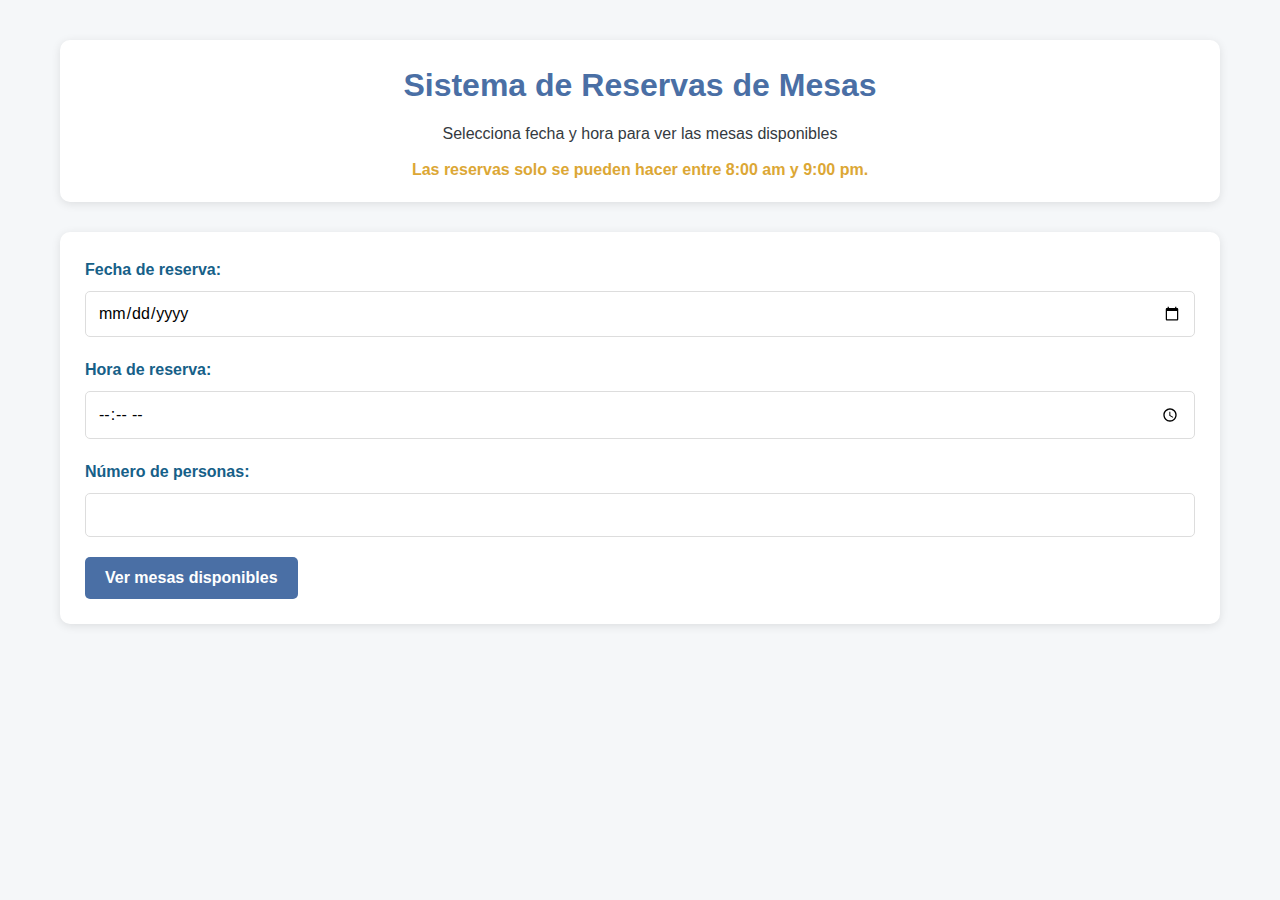
<file: templates/reservas.html>
<!DOCTYPE html>
<html lang="es">
<head>
    <meta charset="UTF-8">
    <meta name="viewport" content="width=device-width, initial-scale=1.0">
    <title>Sistema de Reservas de Mesas</title>
    <style>
        :root {
            --primary: #4a6fa5;
            --secondary: #166088;
            --accent: #4cb5ae;
            --light: #f8f9fa;
            --dark: #343a40;
            --success: #28a745;
            --danger: #dc3545;
            --warning: #ffc107;
        }
        
        * {
            box-sizing: border-box;
            margin: 0;
            padding: 0;
            font-family: 'Segoe UI', Tahoma, Geneva, Verdana, sans-serif;
        }
        
        body {
            background-color: #f5f7f9;
            color: var(--dark);
            line-height: 1.6;
            padding: 20px;
        }
        
        .container {
            max-width: 1200px;
            margin: 0 auto;
            padding: 20px;
        }
        
        header {
            text-align: center;
            margin-bottom: 30px;
            padding: 20px;
            background-color: white;
            border-radius: 10px;
            box-shadow: 0 2px 10px rgba(0, 0, 0, 0.1);
        }
        
        h1 {
            color: var(--primary);
            margin-bottom: 10px;
        }
        
        .reservation-form {
            background-color: white;
            padding: 25px;
            border-radius: 10px;
            box-shadow: 0 2px 10px rgba(0, 0, 0, 0.1);
            margin-bottom: 30px;
        }
        
        .form-group {
            margin-bottom: 20px;
        }
        
        label {
            display: block;
            margin-bottom: 8px;
            font-weight: 600;
            color: var(--secondary);
        }
        
        input[type="date"],
        input[type="time"],
        input[type="number"] {
            width: 100%;
            padding: 12px;
            border: 1px solid #ddd;
            border-radius: 5px;
            font-size: 16px;
        }
        
        button {
            background-color: var(--primary);
            color: white;
            border: none;
            padding: 12px 20px;
            border-radius: 5px;
            cursor: pointer;
            font-size: 16px;
            font-weight: 600;
            transition: background-color 0.3s;
        }
        
        button:hover {
            background-color: var(--secondary);
        }
        
        button:disabled {
            background-color: #ccc;
            cursor: not-allowed;
        }
        
        .tables-container {
            display: grid;
            grid-template-columns: repeat(auto-fill, minmax(200px, 1fr));
            gap: 20px;
            margin-top: 30px;
        }
        
        .table-card {
            background-color: white;
            border-radius: 10px;
            padding: 20px;
            text-align: center;
            box-shadow: 0 2px 10px rgba(0, 0, 0, 0.1);
            transition: transform 0.3s, box-shadow 0.3s;
        }
        
        .table-card:hover {
            transform: translateY(-5px);
            box-shadow: 0 5px 15px rgba(0, 0, 0, 0.2);
        }
        
        .table-card.available {
            border-left: 5px solid var(--success);
        }
        
        .table-card.reserved {
            border-left: 5px solid var(--danger);
            opacity: 0.7;
        }
        
        .table-number {
            font-size: 24px;
            font-weight: bold;
            color: var(--primary);
            margin-bottom: 10px;
        }
        
        .table-status {
            font-weight: 600;
            padding: 5px 10px;
            border-radius: 20px;
            display: inline-block;
            margin-bottom: 15px;
        }
        
        .status-available {
            background-color: #e8f5e9;
            color: var(--success);
        }
        
        .status-reserved {
            background-color: #ffebee;
            color: var(--danger);
        }
        
        .table-capacity {
            margin-bottom: 15px;
            font-size: 14px;
        }
        
        .reservation-details {
            margin-top: 20px;
            padding: 20px;
            background-color: white;
            border-radius: 10px;
            box-shadow: 0 2px 10px rgba(0, 0, 0, 0.1);
        }
        
        .hidden {
            display: none;
        }
        
        .error-message {
            color: var(--danger);
            margin-top: 10px;
            font-weight: 600;
        }
        
        .success-message {
            color: var(--success);
            margin-top: 10px;
            font-weight: 600;
        }
        
        .time-slots {
            display: flex;
            flex-wrap: wrap;
            gap: 10px;
            margin-top: 15px;
        }
        
        .time-slot {
            padding: 8px 15px;
            background-color: #e8f5e9;
            border-radius: 5px;
            cursor: pointer;
            transition: background-color 0.3s;
        }
        
        .time-slot:hover {
            background-color: #c8e6c9;
        }
        
        .time-slot.selected {
            background-color: var(--success);
            color: white;
        }
        
        .time-slot.reserved {
            background-color: #ffcdd2;
            cursor: not-allowed;
        }
    </style>
</head>
<body>
    <div class="container">
        <header>
            <h1>Sistema de Reservas de Mesas</h1>
            <p>Selecciona fecha y hora para ver las mesas disponibles</p>
            <p style="color: #dca735; font-weight: bold; margin-top: 10px;">Las reservas solo se pueden hacer entre 8:00 am y 9:00 pm.</p>
        </header>
        
        <div class="reservation-form">
            <div class="form-group">
                <label for="reservation-date">Fecha de reserva:</label>
                <input type="date" id="reservation-date" required>
            </div>
            
            <div class="form-group">
                <label for="reservation-time">Hora de reserva:</label>
                <input type="time" id="reservation-time" min="08:00" max="21:00" step="1800" required>
            </div>
            
            <div class="form-group">
                <label for="people">Número de personas:</label>
                <input type="number" id="people" min="1" max="20" required>
            </div>
            
            <button id="check-availability">Ver mesas disponibles</button>
            
            <div id="error-message" class="error-message hidden"></div>
        </div>
        
        <div id="tables-section" class="hidden">
            <h2>Mesas disponibles</h2>
            <p>Selecciona una mesa para reservar</p>
            
            <div id="tables-container" class="tables-container">
                <!-- Las mesas se cargarán aquí dinámicamente -->
            </div>
        </div>
        
        <div id="reservation-details" class="reservation-details hidden">
            <h2>Confirmar reserva</h2>
            <p>Mesa <span id="selected-table-number"></span> - <span id="selected-time-slot"></span></p>
            <p>Para <span id="selected-people"></span> personas</p>
            
            <div class="form-group">
                <label for="phone">Número de teléfono:</label>
                <input type="number" id="phone">
            </div>
            
            <button id="confirm-reservation">Confirmar reserva</button>
            <button id="cancel-selection">Cancelar</button>
            
            <div id="reservation-message" class="hidden"></div>
        </div>
    </div>

    <script>
        document.addEventListener('DOMContentLoaded', function() {
            // Elementos del DOM
            const reservationDate = document.getElementById('reservation-date');
            const reservationTime = document.getElementById('reservation-time');
            const peopleInput = document.getElementById('people');
            const checkAvailabilityBtn = document.getElementById('check-availability');
            const tablesSection = document.getElementById('tables-section');
            const tablesContainer = document.getElementById('tables-container');
            const errorMessage = document.getElementById('error-message');
            const reservationDetails = document.getElementById('reservation-details');
            const selectedTableNumber = document.getElementById('selected-table-number');
            const selectedTimeSlot = document.getElementById('selected-time-slot');
            const selectedPeople = document.getElementById('selected-people');
            const confirmReservationBtn = document.getElementById('confirm-reservation');
            const cancelSelectionBtn = document.getElementById('cancel-selection');
            const reservationMessage = document.getElementById('reservation-message');
            const phoneInput = document.getElementById('phone');
            
            // Variables de estado
            let selectedTable = null;
            let availableTables = [];
            let selectedDate = '';
            let selectedTime = '';
            
            // Establecer fecha mínima como hoy
            const today = new Date();
            const yyyy = today.getFullYear();
            const mm = String(today.getMonth() + 1).padStart(2, '0');
            const dd = String(today.getDate()).padStart(2, '0');
            const todayStr = `${yyyy}-${mm}-${dd}`;
            reservationDate.setAttribute('min', todayStr);
            
            // Establecer hora actual como mínimo si es hoy
            reservationDate.addEventListener('change', function() {
                if (this.value === todayStr) {
                    const now = new Date();
                    const hours = String(now.getHours()).padStart(2, '0');
                    const minutes = String(now.getMinutes()).padStart(2, '0');
                    reservationTime.setAttribute('min', `${hours}:${minutes}`);
                } else {
                    reservationTime.removeAttribute('min');
                }
            });
            
            // Verificar disponibilidad
            checkAvailabilityBtn.addEventListener('click', function() {
                // Validar fecha y hora
                const date = reservationDate.value;
                const time = reservationTime.value;
                const people = parseInt(peopleInput.value);
                
                if (!date || !time || isNaN(people) || people < 1) {
                    showError('Por favor, complete todos los campos correctamente.');
                    return;
                }
                
                // Validar que no sea una fecha/hora pasada
                const selectedDateTime = new Date(`${date}T${time}`);
                if (selectedDateTime < new Date()) {
                    showError('No se pueden hacer reservas en fechas u horas pasadas.');
                    return;
                }
                
                // Validar que esté dentro del horario permitido (8am-9pm)
                const [hours, minutes] = time.split(':').map(Number);
                if (hours < 8 || (hours === 21 && minutes > 0) || hours > 21) {
                    showError('El horario de reserva debe ser entre 8:00 am y 9:00 pm.');
                    return;
                }
                
                // Ocultar mensajes de error
                hideError();
                
                // Guardar fecha y hora seleccionadas
                selectedDate = date;
                selectedTime = time;
                
                // Consultar disponibilidad
                checkDatabaseAvailability(date, time, people);
            });
            
            // Función para consultar la base de datos
async function checkDatabaseAvailability(date, time, people) {
    try {
        // Obtener todas las mesas
        const response = await fetch('http://127.0.0.1:5000/api/mesas');
        if (!response.ok) {
            showError('Error al consultar las mesas.');
            return;
        }
        const mesas = await response.json();

        // Obtener reservas para la fecha y hora seleccionadas
        const reservasResp = await fetch(`http://127.0.0.1:5000/api/reservas?fecha=${date}&hora=${time}`);
        let reservas = [];
        if (reservasResp.ok) {
            reservas = await reservasResp.json();
        }

        // Filtrar mesas por capacidad
        let disponibles = mesas.filter(m => m.capacidad_Mesa >= people);

        // Marcar mesas reservadas solo si hay solapamiento de horario (90 minutos)
        disponibles = disponibles.map(mesa => {
            // Buscar reservas de esta mesa
            const reservasMesa = reservas.filter(r => r.id_Mesa === mesa.id_Mesa);
            // Verificar si alguna reserva de la mesa solapa con la hora seleccionada
            const tieneSolapamiento = reservasMesa.some(reserva => {
                return haySolapamientoHorario(time, reserva.hora_Reserva);
            });
            return {
                id: mesa.id_Mesa,
                number: mesa.numero_Mesa,
                capacity: mesa.capacidad_Mesa,
                available: !tieneSolapamiento
            };
        });

        availableTables = disponibles;
        displayTables(availableTables);
        tablesSection.classList.remove('hidden');
    } catch (error) {
        showError('Error de conexión con el servidor.');
    }
}
            
            // Función para verificar solapamiento de horarios (1.5 horas de duración)
function haySolapamientoHorario(horaSeleccionada, horaReserva) {
    // Convertir horas a minutos para facilitar la comparación
    const [hSel, mSel] = horaSeleccionada.split(':').map(Number);
    const [hRes, mRes] = horaReserva.split(':').map(Number);
    
    const minutosSel = hSel * 60 + mSel;
    const minutosRes = hRes * 60 + mRes;
    
    // Duración de la reserva en minutos (1.5 horas = 90 minutos)
    const duracion = 90;
    
    // Verificar si los intervalos se solapan
    const solapamiento = !(minutosSel >= minutosRes + duracion || minutosSel + duracion <= minutosRes);
    
    return solapamiento;
}
            
            // Mostrar mesas en la interfaz
function displayTables(tables) {
    tablesContainer.innerHTML = '';
    
    // Contar mesas disponibles
    const mesasDisponibles = tables.filter(table => table.available).length;
    
    if (mesasDisponibles === 0) {
        tablesContainer.innerHTML = `
            <div style="grid-column: 1 / -1; text-align: center; padding: 20px;">
                <p style="margin-bottom: 10px; font-weight: bold;">No hay mesas disponibles para los criterios seleccionados.</p>
                <p>Intenta con otra fecha, hora o número de personas.</p>
            </div>
        `;
        return;
    }
    
    // Ordenar mesas por número
    tables.sort((a, b) => a.number - b.number);
    
    tables.forEach(table => {
        const tableCard = document.createElement('div');
        tableCard.className = `table-card ${table.available ? 'available' : 'reserved'}`;
        
        tableCard.innerHTML = `
            <div class="table-number">Mesa ${table.number}</div>
            <div class="table-status ${table.available ? 'status-available' : 'status-reserved'}">
                ${table.available ? 'Disponible' : 'Reservada'}
            </div>
            <div class="table-capacity">Capacidad: ${table.capacity} personas</div>
        `;
        
        if (table.available) {
            tableCard.style.cursor = 'pointer';
            tableCard.addEventListener('click', () => selectTable(table));
        } else {
            tableCard.style.cursor = 'not-allowed';
            tableCard.style.opacity = '0.7';
        }
        
        tablesContainer.appendChild(tableCard);
    });
}
            
            // Seleccionar una mesa
            function selectTable(table) {
                selectedTable = table;
                
                // Actualizar detalles de reserva
                selectedTableNumber.textContent = table.number;
                selectedTimeSlot.textContent = `${selectedDate} a las ${selectedTime}`;
                selectedPeople.textContent = peopleInput.value;
                
                // Mostrar sección de confirmación
                reservationDetails.classList.remove('hidden');
                
                // Desplazarse a la sección de confirmación
                reservationDetails.scrollIntoView({ behavior: 'smooth' });
            }
            
            // Cancelar selección
            cancelSelectionBtn.addEventListener('click', function() {
                selectedTable = null;
                reservationDetails.classList.add('hidden');
            });
            
            // Confirmar reserva
            confirmReservationBtn.addEventListener('click', function() {
                if (!selectedTable) {
                    showReservationMessage('No se ha seleccionado ninguna mesa.', 'error');
                    return;
                }
                
                // Guardar la reserva en la base de datos
                saveReservationToDatabase();
            });
            
            // Guardar la reserva en la base de datos
            async function saveReservationToDatabase() {
                try {
                    const telefono = phoneInput.value;
                    const response = await fetch('http://127.0.0.1:5000/api/reservas', {
                        method: 'POST',
                        headers: { 'Content-Type': 'application/json' },
                        body: JSON.stringify({
                            nombre_cliente: 'Invitado',
                            email_cliente: 'invitado@ejemplo.com',
                            telefono_cliente: telefono || 'N/A',
                            id_Mesa: selectedTable.id,
                            fecha_Reserva: selectedDate,
                            hora_Reserva: selectedTime,
                            num_Personas: parseInt(selectedPeople.textContent)
                        })
                    });
                    
                    if (response.ok) {
                        showReservationMessage('¡Reserva confirmada con éxito!', 'success');
                        setTimeout(() => {
                            resetForm();
                        }, 2000);
                    } else {
                        const error = await response.json();
                        showReservationMessage(error.message || 'Error al guardar la reserva.', 'error');
                    }
                } catch (error) {
                    showReservationMessage('Error de conexión con el servidor.', 'error');
                }
            }
            
            // Mostrar mensaje de error
            function showError(message) {
                errorMessage.textContent = message;
                errorMessage.classList.remove('hidden');
            }
            
            // Ocultar mensaje de error
            function hideError() {
                errorMessage.classList.add('hidden');
            }
            
            // Mostrar mensaje de reserva
            function showReservationMessage(message, type) {
                reservationMessage.textContent = message;
                reservationMessage.className = '';
                
                if (type === 'success') {
                    reservationMessage.classList.add('success-message');
                } else {
                    reservationMessage.classList.add('error-message');
                }
                
                reservationMessage.classList.remove('hidden');
            }
            
            // Reiniciar formulario
            function resetForm() {
                reservationDate.value = '';
                reservationTime.value = '';
                peopleInput.value = '';
                phoneInput.value = '';
                
                tablesSection.classList.add('hidden');
                reservationDetails.classList.add('hidden');
                reservationMessage.classList.add('hidden');
                
                selectedTable = null;
            }
        });
    </script>
</body>
</html>
</file>
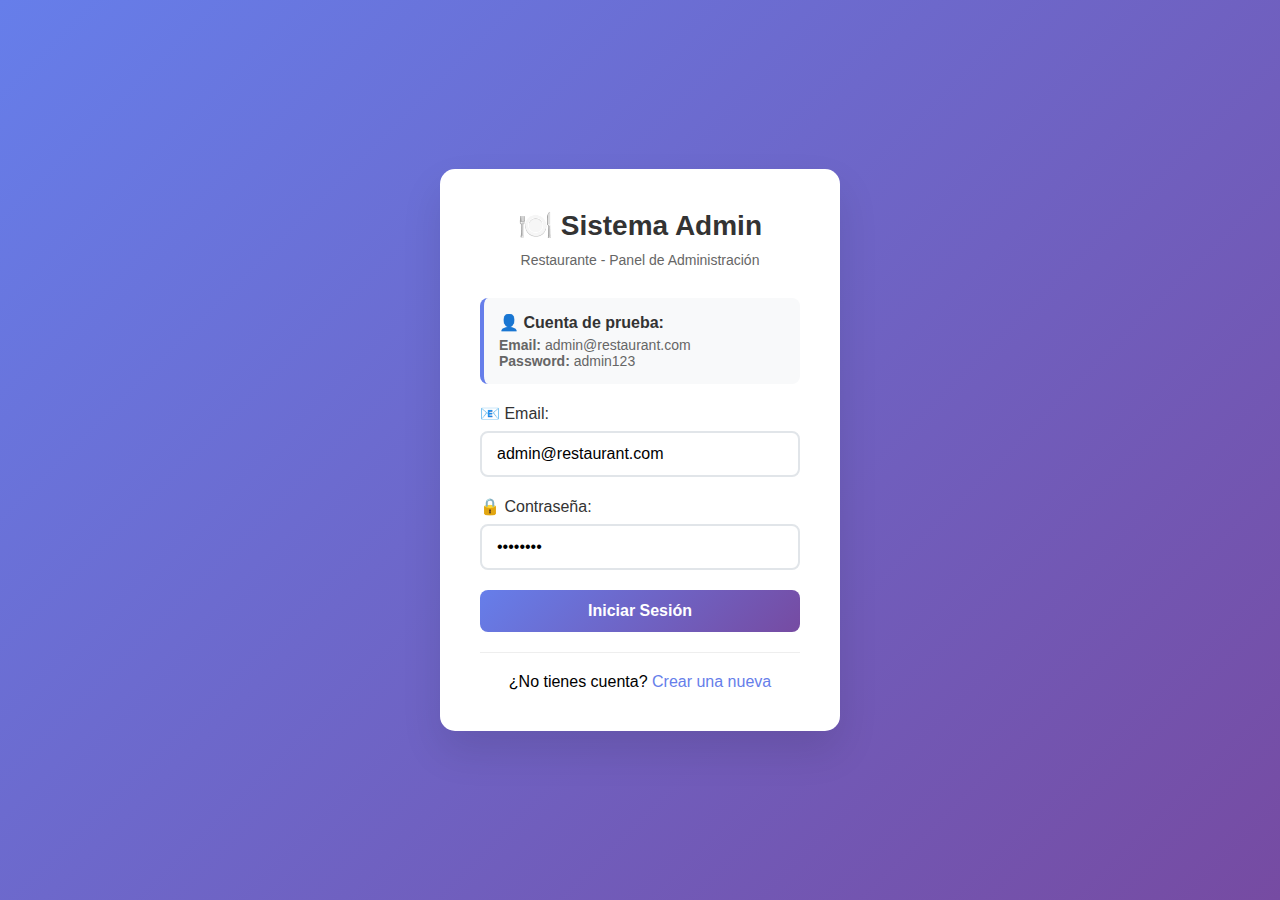
<file: admin/templates/login.html>
<!DOCTYPE html>
<html lang="es">
<head>
    <meta charset="UTF-8">
    <meta name="viewport" content="width=device-width, initial-scale=1.0">
    <title>Sistema Admin - Restaurante</title>
    <style>
        * {
            margin: 0;
            padding: 0;
            box-sizing: border-box;
        }
        
        body {
            font-family: 'Segoe UI', Tahoma, Geneva, Verdana, sans-serif;
            background: linear-gradient(135deg, #667eea 0%, #764ba2 100%);
            min-height: 100vh;
            display: flex;
            align-items: center;
            justify-content: center;
        }
        
        .login-container {
            background: white;
            padding: 40px;
            border-radius: 15px;
            box-shadow: 0 20px 40px rgba(0,0,0,0.1);
            width: 100%;
            max-width: 400px;
        }
        
        .login-header {
            text-align: center;
            margin-bottom: 30px;
        }
        
        .login-header h1 {
            color: #333;
            font-size: 28px;
            margin-bottom: 10px;
        }
        
        .login-header p {
            color: #666;
            font-size: 14px;
        }
        
        .form-group {
            margin-bottom: 20px;
        }
        
        .form-group label {
            display: block;
            margin-bottom: 8px;
            color: #333;
            font-weight: 500;
        }
        
        .form-group input {
            width: 100%;
            padding: 12px 15px;
            border: 2px solid #e1e5e9;
            border-radius: 8px;
            font-size: 16px;
            transition: border-color 0.3s;
        }
        
        .form-group input:focus {
            outline: none;
            border-color: #667eea;
        }
        
        .btn-login {
            width: 100%;
            background: linear-gradient(135deg, #667eea 0%, #764ba2 100%);
            color: white;
            padding: 12px;
            border: none;
            border-radius: 8px;
            font-size: 16px;
            font-weight: 600;
            cursor: pointer;
            transition: transform 0.2s;
        }
        
        .btn-login:hover {
            transform: translateY(-2px);
        }
        
        .btn-login:disabled {
            background: #ccc;
            cursor: not-allowed;
            transform: none;
        }
        
        .message {
            margin-top: 15px;
            padding: 10px;
            border-radius: 5px;
            text-align: center;
            display: none;
        }
        
        .message.error {
            background: #fee;
            color: #c33;
            border: 1px solid #fcc;
        }
        
        .message.success {
            background: #efe;
            color: #3c3;
            border: 1px solid #cfc;
        }
        
        .register-link {
            text-align: center;
            margin-top: 20px;
            padding-top: 20px;
            border-top: 1px solid #eee;
        }
        
        .register-link a {
            color: #667eea;
            text-decoration: none;
        }
        
        .register-link a:hover {
            text-decoration: underline;
        }
        
        .loading {
            display: none;
            text-align: center;
            margin-top: 10px;
        }
        
        .admin-info {
            background: #f8f9fa;
            padding: 15px;
            border-radius: 8px;
            margin-bottom: 20px;
            border-left: 4px solid #667eea;
        }
        
        .admin-info h4 {
            color: #333;
            margin-bottom: 5px;
        }
        
        .admin-info p {
            color: #666;
            font-size: 14px;
        }
    </style>
</head>
<body>
    <div class="login-container">
        <div class="login-header">
            <h1>🍽️ Sistema Admin</h1>
            <p>Restaurante - Panel de Administración</p>
        </div>
        
        <div class="admin-info">
            <h4>👤 Cuenta de prueba:</h4>
            <p><strong>Email:</strong> admin@restaurant.com</p>
            <p><strong>Password:</strong> admin123</p>
        </div>
        
        <form id="loginForm">
            <div class="form-group">
                <label for="email">📧 Email:</label>
                <input type="email" id="email" name="email" value="admin@restaurant.com" required>
            </div>
            
            <div class="form-group">
                <label for="password">🔒 Contraseña:</label>
                <input type="password" id="password" name="password" value="admin123" required>
            </div>
            
            <button type="submit" class="btn-login" id="loginBtn">
                Iniciar Sesión
            </button>
            
            <div class="loading" id="loading">
                <p>🔄 Iniciando sesión...</p>
            </div>
        </form>
        
        <div id="message" class="message"></div>
        
        <div class="register-link">
            <p>¿No tienes cuenta? <a href="#" id="registerLink">Crear una nueva</a></p>
        </div>
    </div>

    <script>
        const API_URL = 'http://127.0.0.1:5000/admin'; // Cambia esto si tu API está en otra URL
        
        document.getElementById('loginForm').addEventListener('submit', async function(e) {
            e.preventDefault();
            
            const email = document.getElementById('email').value;
            const password = document.getElementById('password').value;
            const messageDiv = document.getElementById('message');
            const loginBtn = document.getElementById('loginBtn');
            const loading = document.getElementById('loading');
            
            // Mostrar loading
            loginBtn.disabled = true;
            loading.style.display = 'block';
            messageDiv.style.display = 'none';
            
            try {
                const response = await fetch(`${API_URL}/login`, {
                    method: 'POST',
                    headers: {
                        'Content-Type': 'application/json'
                    },
                    body: JSON.stringify({ email, password })
                });
                
                const data = await response.json();
                
                if (response.ok) {
                    // Login exitoso
                    localStorage.setItem('token', data.token);
                    localStorage.setItem('user', JSON.stringify(data.user));
                    
                    messageDiv.textContent = '✅ Login exitoso! Redirigiendo...';
                    messageDiv.className = 'message success';
                    messageDiv.style.display = 'block';
                    
                    // Redirigir según el rol
                    setTimeout(() => {
                        if (data.user.rol >= 1) {
                            window.location.href = '/admin';
                        } else {
                            window.location.href = '/dashboard';
                        }
                    }, 1500);
                    
                } else {
                    // Error de login
                    messageDiv.textContent = `❌ ${data.message}`;
                    messageDiv.className = 'message error';
                    messageDiv.style.display = 'block';
                }
                
            } catch (error) {
                console.error('Error:', error);
                messageDiv.textContent = '❌ Error de conexión con el servidor';
                messageDiv.className = 'message error';
                messageDiv.style.display = 'block';
            }
            
            // Ocultar loading
            loginBtn.disabled = false;
            loading.style.display = 'none';
        });
        
        // Enlace de registro
        document.getElementById('registerLink').addEventListener('click', function(e) {
            e.preventDefault();
            
            const nombre = prompt('Ingresa tu nombre:');
            const email = prompt('Ingresa tu email:');
            const password = prompt('Ingresa tu contraseña (mín. 6 caracteres):');
            
            if (nombre && email && password) {
                registerUser(nombre, email, password);
            }
        });
        
        async function registerUser(nombre, email, password) {
            const messageDiv = document.getElementById('message');
            
            try {
                const response = await fetch(`${API_URL}/register`, {
                    method: 'POST',
                    headers: {
                        'Content-Type': 'application/json'
                    },
                    body: JSON.stringify({ nombre, email, password })
                });
                
                const data = await response.json();
                
                if (response.ok) {
                    messageDiv.textContent = '✅ Usuario registrado! Ahora puedes iniciar sesión.';
                    messageDiv.className = 'message success';
                    messageDiv.style.display = 'block';
                } else {
                    messageDiv.textContent = `❌ ${data.message}`;
                    messageDiv.className = 'message error';
                    messageDiv.style.display = 'block';
                }
                
            } catch (error) {
                messageDiv.textContent = '❌ Error al registrar usuario';
                messageDiv.className = 'message error';
                messageDiv.style.display = 'block';
            }
        }
        
        // Verificar si ya hay un token válido
        const token = localStorage.getItem('token');
        if (token) {
            // Verificar si el token es válido
            fetch(`${API_URL}/perfil`, {
                headers: {
                    'Authorization': `Bearer ${token}`
                }
            })
            .then(response => {
                if (response.ok) {
                    // Token válido, redirigir
                    const user = JSON.parse(localStorage.getItem('user'));
                    if (user && user.rol >= 1) {
                        window.location.href = '/admin';
                    } else {
                        window.location.href = '/dashboard';
                    }
                }
            })
            .catch(() => {
                // Token inválido, limpiar
                localStorage.removeItem('token');
                localStorage.removeItem('user');
            });
        }
    </script>
</body>
</html>
</file>
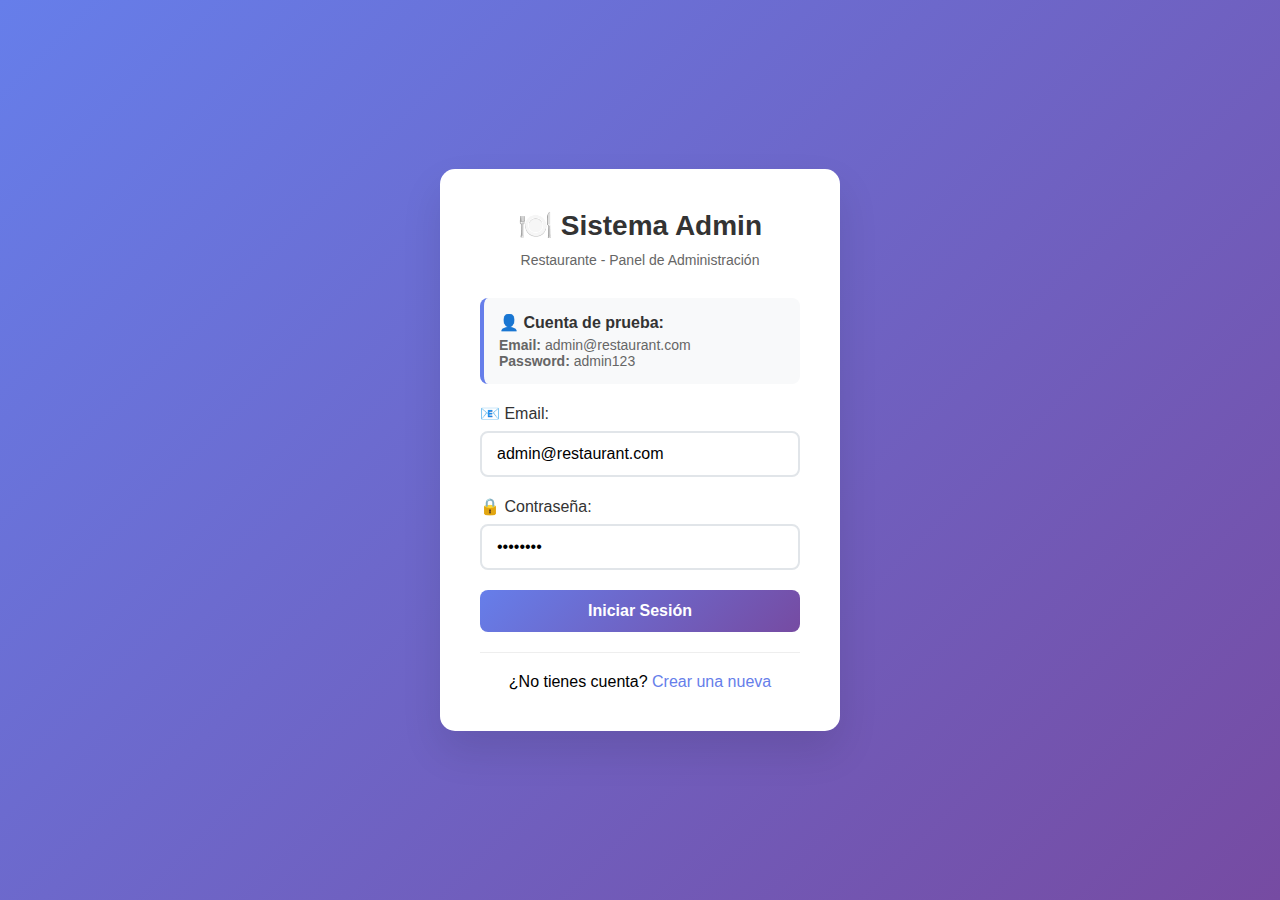
<file: restaurant_admin/templates/login.html>
<!DOCTYPE html>
<html lang="es">
<head>
    <meta charset="UTF-8">
    <meta name="viewport" content="width=device-width, initial-scale=1.0">
    <title>Sistema Admin - Restaurante</title>
    <style>
        * {
            margin: 0;
            padding: 0;
            box-sizing: border-box;
        }
        
        body {
            font-family: 'Segoe UI', Tahoma, Geneva, Verdana, sans-serif;
            background: linear-gradient(135deg, #667eea 0%, #764ba2 100%);
            min-height: 100vh;
            display: flex;
            align-items: center;
            justify-content: center;
        }
        
        .login-container {
            background: white;
            padding: 40px;
            border-radius: 15px;
            box-shadow: 0 20px 40px rgba(0,0,0,0.1);
            width: 100%;
            max-width: 400px;
        }
        
        .login-header {
            text-align: center;
            margin-bottom: 30px;
        }
        
        .login-header h1 {
            color: #333;
            font-size: 28px;
            margin-bottom: 10px;
        }
        
        .login-header p {
            color: #666;
            font-size: 14px;
        }
        
        .form-group {
            margin-bottom: 20px;
        }
        
        .form-group label {
            display: block;
            margin-bottom: 8px;
            color: #333;
            font-weight: 500;
        }
        
        .form-group input {
            width: 100%;
            padding: 12px 15px;
            border: 2px solid #e1e5e9;
            border-radius: 8px;
            font-size: 16px;
            transition: border-color 0.3s;
        }
        
        .form-group input:focus {
            outline: none;
            border-color: #667eea;
        }
        
        .btn-login {
            width: 100%;
            background: linear-gradient(135deg, #667eea 0%, #764ba2 100%);
            color: white;
            padding: 12px;
            border: none;
            border-radius: 8px;
            font-size: 16px;
            font-weight: 600;
            cursor: pointer;
            transition: transform 0.2s;
        }
        
        .btn-login:hover {
            transform: translateY(-2px);
        }
        
        .btn-login:disabled {
            background: #ccc;
            cursor: not-allowed;
            transform: none;
        }
        
        .message {
            margin-top: 15px;
            padding: 10px;
            border-radius: 5px;
            text-align: center;
            display: none;
        }
        
        .message.error {
            background: #fee;
            color: #c33;
            border: 1px solid #fcc;
        }
        
        .message.success {
            background: #efe;
            color: #3c3;
            border: 1px solid #cfc;
        }
        
        .register-link {
            text-align: center;
            margin-top: 20px;
            padding-top: 20px;
            border-top: 1px solid #eee;
        }
        
        .register-link a {
            color: #667eea;
            text-decoration: none;
        }
        
        .register-link a:hover {
            text-decoration: underline;
        }
        
        .loading {
            display: none;
            text-align: center;
            margin-top: 10px;
        }
        
        .admin-info {
            background: #f8f9fa;
            padding: 15px;
            border-radius: 8px;
            margin-bottom: 20px;
            border-left: 4px solid #667eea;
        }
        
        .admin-info h4 {
            color: #333;
            margin-bottom: 5px;
        }
        
        .admin-info p {
            color: #666;
            font-size: 14px;
        }
    </style>
</head>
<body>
    <div class="login-container">
        <div class="login-header">
            <h1>🍽️ Sistema Admin</h1>
            <p>Restaurante - Panel de Administración</p>
        </div>
        
        <div class="admin-info">
            <h4>👤 Cuenta de prueba:</h4>
            <p><strong>Email:</strong> admin@restaurant.com</p>
            <p><strong>Password:</strong> admin123</p>
        </div>
        
        <form id="loginForm">
            <div class="form-group">
                <label for="email">📧 Email:</label>
                <input type="email" id="email" name="email" value="admin@restaurant.com" required>
            </div>
            
            <div class="form-group">
                <label for="password">🔒 Contraseña:</label>
                <input type="password" id="password" name="password" value="admin123" required>
            </div>
            
            <button type="submit" class="btn-login" id="loginBtn">
                Iniciar Sesión
            </button>
            
            <div class="loading" id="loading">
                <p>🔄 Iniciando sesión...</p>
            </div>
        </form>
        
        <div id="message" class="message"></div>
        
        <div class="register-link">
            <p>¿No tienes cuenta? <a href="#" id="registerLink">Crear una nueva</a></p>
        </div>
    </div>

    <script>
        const API_URL = 'http://127.0.0.1:5000/api';
        
        document.getElementById('loginForm').addEventListener('submit', async function(e) {
            e.preventDefault();
            
            const email = document.getElementById('email').value;
            const password = document.getElementById('password').value;
            const messageDiv = document.getElementById('message');
            const loginBtn = document.getElementById('loginBtn');
            const loading = document.getElementById('loading');
            
            // Mostrar loading
            loginBtn.disabled = true;
            loading.style.display = 'block';
            messageDiv.style.display = 'none';
            
            try {
                const response = await fetch(`${API_URL}/login`, {
                    method: 'POST',
                    headers: {
                        'Content-Type': 'application/json'
                    },
                    body: JSON.stringify({ email, password })
                });
                
                const data = await response.json();
                
                if (response.ok) {
                    // Login exitoso
                    localStorage.setItem('token', data.token);
                    localStorage.setItem('user', JSON.stringify(data.user));
                    
                    messageDiv.textContent = '✅ Login exitoso! Redirigiendo...';
                    messageDiv.className = 'message success';
                    messageDiv.style.display = 'block';
                    
                    // Redirigir según el rol
                    setTimeout(() => {
                        if (data.user.rol >= 1) {
                            window.location.href = '/admin';
                        } else {
                            window.location.href = '/dashboard';
                        }
                    }, 1500);
                    
                } else {
                    // Error de login
                    messageDiv.textContent = `❌ ${data.message}`;
                    messageDiv.className = 'message error';
                    messageDiv.style.display = 'block';
                }
                
            } catch (error) {
                console.error('Error:', error);
                messageDiv.textContent = '❌ Error de conexión con el servidor';
                messageDiv.className = 'message error';
                messageDiv.style.display = 'block';
            }
            
            // Ocultar loading
            loginBtn.disabled = false;
            loading.style.display = 'none';
        });
        
        // Enlace de registro
        document.getElementById('registerLink').addEventListener('click', function(e) {
            e.preventDefault();
            
            const nombre = prompt('Ingresa tu nombre:');
            const email = prompt('Ingresa tu email:');
            const password = prompt('Ingresa tu contraseña (mín. 6 caracteres):');
            
            if (nombre && email && password) {
                registerUser(nombre, email, password);
            }
        });
        
        async function registerUser(nombre, email, password) {
            const messageDiv = document.getElementById('message');
            
            try {
                const response = await fetch(`${API_URL}/register`, {
                    method: 'POST',
                    headers: {
                        'Content-Type': 'application/json'
                    },
                    body: JSON.stringify({ nombre, email, password })
                });
                
                const data = await response.json();
                
                if (response.ok) {
                    messageDiv.textContent = '✅ Usuario registrado! Ahora puedes iniciar sesión.';
                    messageDiv.className = 'message success';
                    messageDiv.style.display = 'block';
                } else {
                    messageDiv.textContent = `❌ ${data.message}`;
                    messageDiv.className = 'message error';
                    messageDiv.style.display = 'block';
                }
                
            } catch (error) {
                messageDiv.textContent = '❌ Error al registrar usuario';
                messageDiv.className = 'message error';
                messageDiv.style.display = 'block';
            }
        }
        
        // Verificar si ya hay un token válido
        const token = localStorage.getItem('token');
        if (token) {
            // Verificar si el token es válido
            fetch(`${API_URL}/perfil`, {
                headers: {
                    'Authorization': `Bearer ${token}`
                }
            })
            .then(response => {
                if (response.ok) {
                    // Token válido, redirigir
                    const user = JSON.parse(localStorage.getItem('user'));
                    if (user && user.rol >= 1) {
                        window.location.href = '/admin';
                    } else {
                        window.location.href = '/dashboard';
                    }
                }
            })
            .catch(() => {
                // Token inválido, limpiar
                localStorage.removeItem('token');
                localStorage.removeItem('user');
            });
        }
    </script>
</body>
</html>
</file>
